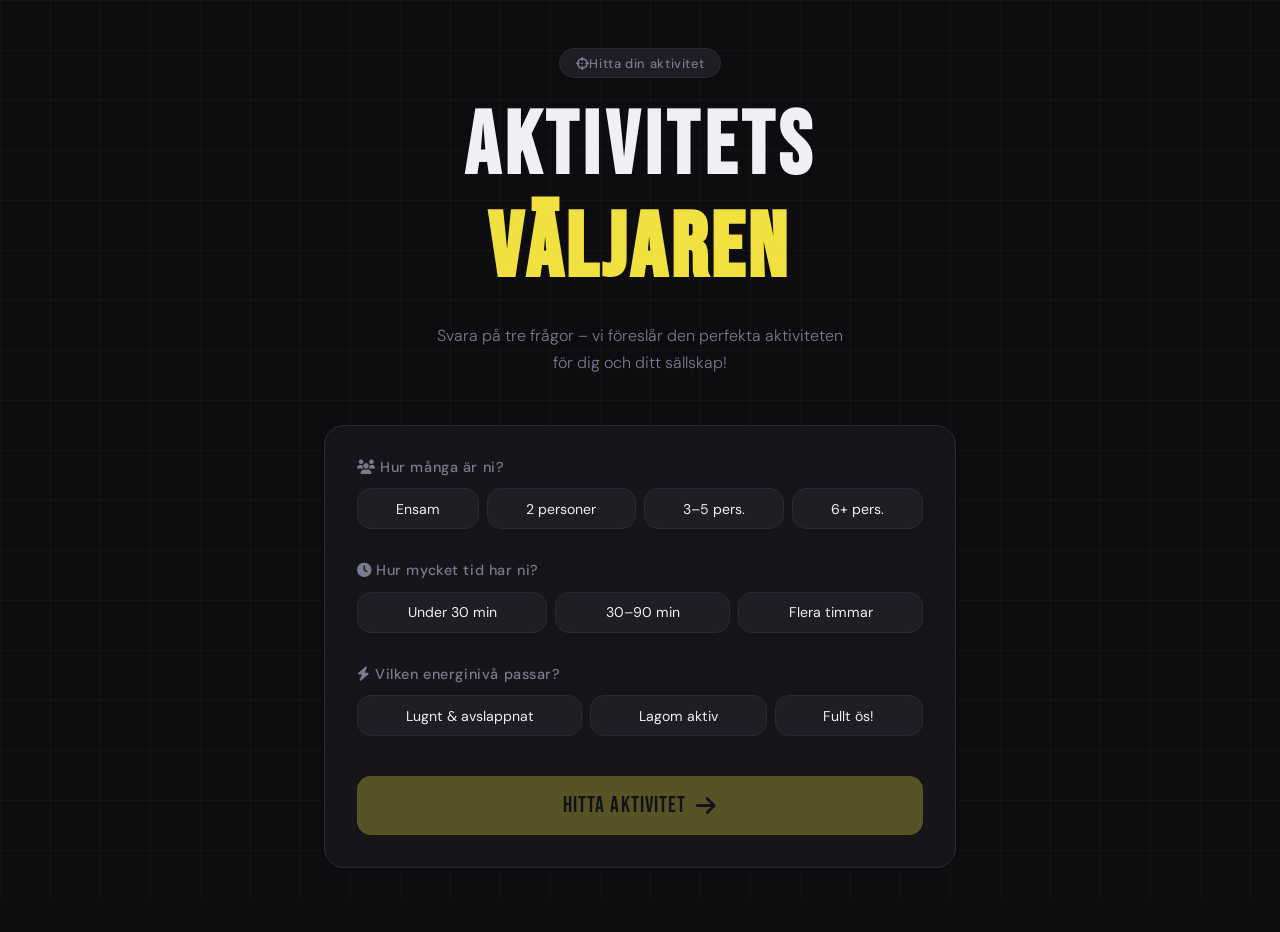
<file: index.html>
<!DOCTYPE html>
<html lang="sv">
<head>
  <meta charset="UTF-8" />
  <meta name="viewport" content="width=device-width, initial-scale=1.0" />
  <title>Aktivitetsväljaren</title>
  <link rel="stylesheet" href="style.css" />
  <link href="https://fonts.googleapis.com/css2?family=Bebas+Neue&family=DM+Sans:wght@300;400;500&display=swap" rel="stylesheet" />
  <link rel="stylesheet" href="https://cdnjs.cloudflare.com/ajax/libs/font-awesome/6.5.1/css/all.min.css" />
</head>
<body>

  <div class="bg-grid"></div>

  <main class="container">
    <header>
      <div class="badge"><i class="fa-solid fa-crosshairs"></i>Hitta din aktivitet</div>
      <h1>AKTIVITETS<br><span class="accent">VÄLJAREN</span></h1>
      <p class="intro">Svara på tre frågor – vi föreslår den perfekta aktiviteten för dig och ditt sällskap!</p>
    </header>

    <section class="form-section">

      <!-- Val 1: Antal personer -->
      <div class="form-group" id="group-persons">
        <label><i class="fa-solid fa-users"></i> Hur många är ni?</label>
        <div class="options-row">
          <button class="opt-btn" data-group="persons" data-value="solo">Ensam</button>
          <button class="opt-btn" data-group="persons" data-value="duo">2 personer</button>
          <button class="opt-btn" data-group="persons" data-value="small">3–5 pers.</button>
          <button class="opt-btn" data-group="persons" data-value="big">6+ pers.</button>
        </div>
      </div>

      <!-- Val 2: Tillgänglig tid -->
      <div class="form-group" id="group-time">
        <label><i class="fa-solid fa-clock"></i> Hur mycket tid har ni?</label>
        <div class="options-row">
          <button class="opt-btn" data-group="time" data-value="quick">Under 30 min</button>
          <button class="opt-btn" data-group="time" data-value="medium">30–90 min</button>
          <button class="opt-btn" data-group="time" data-value="long">Flera timmar</button>
        </div>
      </div>

      <!-- Val 3: Energinivå -->
      <div class="form-group" id="group-energy">
        <label><i class="fa-solid fa-bolt"></i> Vilken energinivå passar?</label>
        <div class="options-row">
          <button class="opt-btn" data-group="energy" data-value="low">Lugnt &amp; avslappnat</button>
          <button class="opt-btn" data-group="energy" data-value="medium">Lagom aktiv</button>
          <button class="opt-btn" data-group="energy" data-value="high">Fullt ös!</button>
        </div>
      </div>

      <button class="cta-btn" id="findBtn" disabled>
        <span>Hitta aktivitet</span>
        <i class="fa-solid fa-arrow-right"></i>
      </button>

    </section>

    <!-- Resultatfält -->
    <section class="result-section" id="resultSection" aria-live="polite">
      <div class="result-card" id="resultCard">
        <div class="result-icon" id="resultIcon"></div>
        <h2 id="resultTitle"></h2>
        <p id="resultDesc"></p>
        <button class="reset-btn" id="resetBtn">
          <i class="fa-solid fa-rotate-left"></i> Försök igen
        </button>
      </div>
    </section>
  </main>

  <script src="script.js"></script>
</body>
</html>
</file>
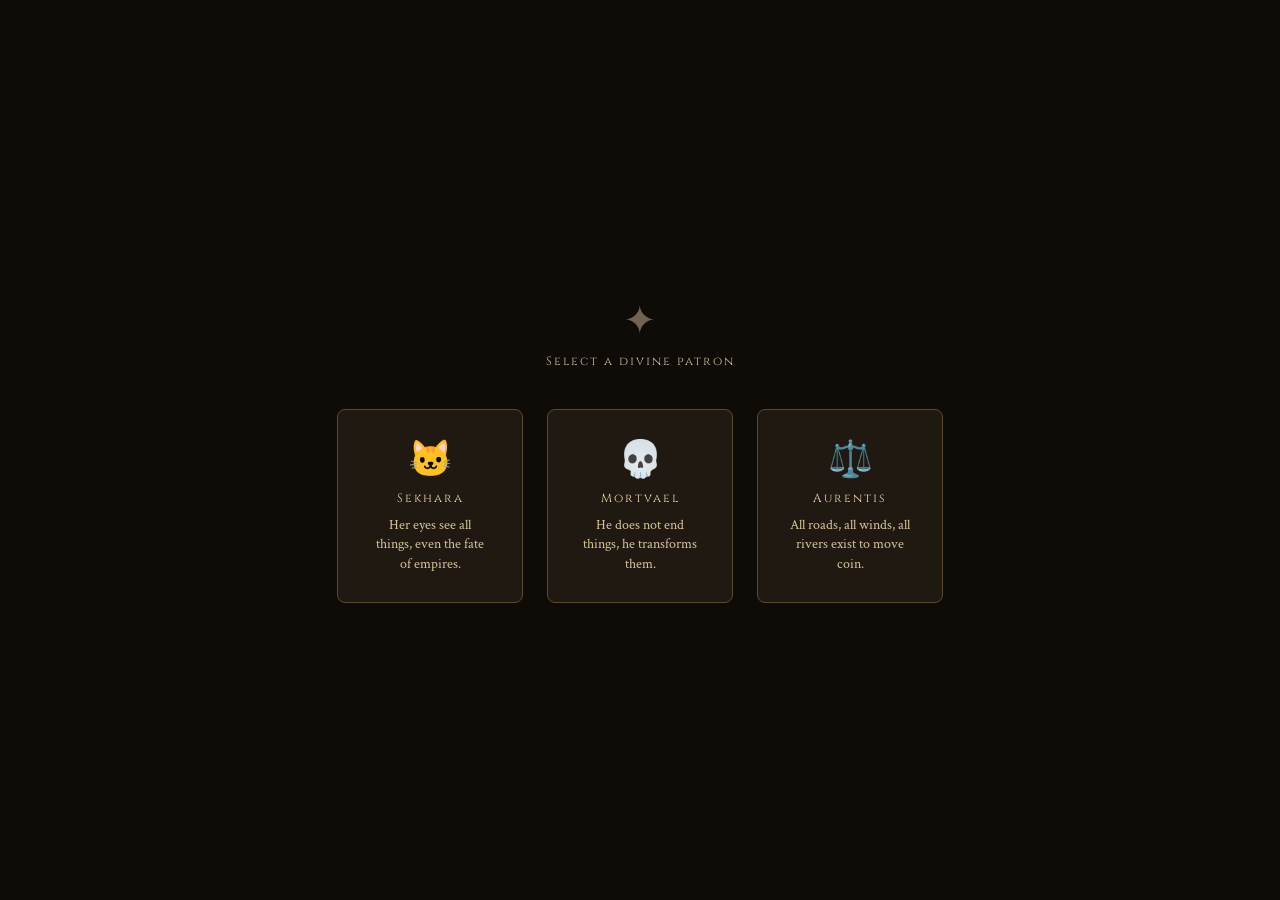
<file: indx.html>
<!DOCTYPE html>
<html lang="en">
<head>
  <meta charset="UTF-8">
  <title>Ascendancy Skill Tree</title>
  <link rel="stylesheet" href="styles.css">
</head>
<body>

<div id="app">

  <!-- Selection screen -->
  <div id="select-screen">
    <div class="select-prompt">
      <div class="pi">✦</div>
      <p>Select a divine patron</p>
    </div>
    <div class="god-cards">
      <div class="god-card gc-cat" onclick="switchGod('cat')">
        <span class="gc-icon">🐱</span>
        <span class="gc-name">Sekhara</span>
        <span class="gc-flavor">Her eyes see all things, even the fate of empires.</span>
      </div>
      <div class="god-card gc-death" onclick="switchGod('death')">
        <span class="gc-icon">💀</span>
        <span class="gc-name">Mortvael</span>
        <span class="gc-flavor">He does not end things, he transforms them.</span>
      </div>
      <div class="god-card gc-trade" onclick="switchGod('trade')">
        <span class="gc-icon">⚖️</span>
        <span class="gc-name">Aurentis</span>
        <span class="gc-flavor">All roads, all winds, all rivers exist to move coin.</span>
      </div>
    </div>
  </div>

  <!-- Tree screen -->
  <div id="tree-screen">
    <div class="tree-header">
      <button class="back-btn" onclick="goBack()">← Back</button>
      <span class="th-name" id="ib-name">—</span>
      <span class="th-flavor" id="ib-desc"></span>
      <span class="th-pts" id="ib-pts">0 / 30</span>
      <button class="reset-btn" onclick="resetTree()">Reset</button>
    </div>

    <div id="tree-area">
      <canvas id="c"></canvas>

      <div class="tt" id="tt">
        <div class="tt-inner">
          <div class="tt-title" id="tt-t"></div>
          <div class="tt-type" id="tt-ty"></div>
          <div class="tt-desc" id="tt-d"></div>
          <div class="tt-val" id="tt-v"></div>
        </div>
      </div>

      <div class="zoom-controls">
        <button class="zoom-btn" onclick="adjustZoom(0.15)">+</button>
        <button class="zoom-btn" onclick="adjustZoom(-0.15)">−</button>
        <button class="zoom-btn" onclick="resetView()">⌂</button>
      </div>
    </div>

    <div class="info-bar">
      <span id="node-hover-desc">Hover a node</span>
    </div>
  </div>

</div>

<script src="script.js"></script>
</body>
</html>
</file>
<file: style.css>
/* ===== CSS VARIABLER ===== */
:root {
  --bg: #0d0d0f;
  --surface: #16161a;
  --surface2: #1e1e24;
  --border: #2a2a35;
  --accent: #f0e040;
  --accent2: #ff6b35;
  --text: #f0eff5;
  --text-muted: #7a7a90;
  --radius: 14px;
  --font-display: 'Bebas Neue', sans-serif;
  --font-body: 'DM Sans', sans-serif;
  --transition: 0.2s ease;
}

/* ===== RESET & BASE ===== */
*, *::before, *::after {
  box-sizing: border-box;
  margin: 0;
  padding: 0;
}

body {
  background-color: var(--bg);
  color: var(--text);
  font-family: var(--font-body);
  font-weight: 300;
  min-height: 100vh;
  overflow-x: hidden;
}

/* ===== BAKGRUNDSGRID ===== */
.bg-grid {
  position: fixed;
  inset: 0;
  background-image:
    linear-gradient(rgba(240, 224, 64, 0.03) 1px, transparent 1px),
    linear-gradient(90deg, rgba(240, 224, 64, 0.03) 1px, transparent 1px);
  background-size: 50px 50px;
  pointer-events: none;
  z-index: 0;
}

/* ===== CONTAINER ===== */
.container {
  position: relative;
  z-index: 1;
  max-width: 680px;
  margin: 0 auto;
  padding: 3rem 1.5rem 4rem;
}

/* ===== HEADER ===== */
header {
  text-align: center;
  margin-bottom: 3rem;
}

.badge {
  display: inline-block;
  background: var(--surface2);
  border: 1px solid var(--border);
  border-radius: 999px;
  padding: 0.35rem 1rem;
  font-size: 0.8rem;
  font-weight: 500;
  color: var(--text-muted);
  letter-spacing: 0.05em;
  margin-bottom: 1.2rem;
}

h1 {
  font-family: var(--font-display);
  font-size: clamp(3rem, 10vw, 5.5rem);
  line-height: 1.15;
  letter-spacing: 0.06em;
  margin-bottom: 1.4rem;
}

h1 .accent {
  color: var(--accent);
  -webkit-text-stroke: 2px var(--accent);
}

.intro {
  color: var(--text-muted);
  font-size: 1rem;
  line-height: 1.7;
  max-width: 420px;
  margin: 0 auto;
}

/* ===== FORMULÄRSEKTION ===== */
.form-section {
  background: var(--surface);
  border: 1px solid var(--border);
  border-radius: 20px;
  padding: 2rem;
  display: flex;
  flex-direction: column;
  gap: 2rem;
}

.form-group label {
  display: block;
  font-size: 0.9rem;
  font-weight: 500;
  color: var(--text-muted);
  margin-bottom: 0.8rem;
  letter-spacing: 0.04em;
}

/* ===== ALTERNATIVKNAPPAR ===== */
.options-row {
  display: flex;
  flex-wrap: wrap;
  gap: 0.5rem;
}

.opt-btn {
  flex: 1 1 auto;
  min-width: 100px;
  padding: 0.65rem 1rem;
  background: var(--surface2);
  color: var(--text);
  border: 1px solid var(--border);
  border-radius: var(--radius);
  font-family: var(--font-body);
  font-size: 0.88rem;
  font-weight: 400;
  cursor: pointer;
  transition: background var(--transition), border-color var(--transition), color var(--transition), transform var(--transition);
  text-align: center;
}

/* Hover-effekt */
.opt-btn:hover {
  background: var(--surface2);
  border-color: var(--accent);
  color: var(--accent);
  transform: translateY(-2px);
}

/* Aktiv/vald */
.opt-btn.selected {
  background: var(--accent);
  border-color: var(--accent);
  color: #0d0d0f;
  font-weight: 500;
  transform: translateY(-2px);
}

/* ===== CTA-KNAPP ===== */
.cta-btn {
  display: flex;
  align-items: center;
  justify-content: center;
  gap: 0.6rem;
  width: 100%;
  padding: 1rem 1.5rem;
  background: var(--accent);
  color: #0d0d0f;
  border: none;
  border-radius: var(--radius);
  font-family: var(--font-display);
  font-size: 1.4rem;
  letter-spacing: 0.05em;
  cursor: pointer;
  transition: background var(--transition), transform var(--transition), opacity var(--transition);
  margin-top: 0.5rem;
}

.cta-btn:hover:not(:disabled) {
  background: #ffe814;
  transform: translateY(-3px);
  box-shadow: 0 8px 25px rgba(240, 224, 64, 0.3);
}

.cta-btn:active:not(:disabled) {
  transform: translateY(0);
}

.cta-btn:disabled {
  opacity: 0.3;
  cursor: not-allowed;
}

/* ===== RESULTATSEKTION ===== */
.result-section {
  margin-top: 2rem;
  display: none;
}

.result-section.visible {
  display: block;
  animation: fadeSlideUp 0.5s cubic-bezier(0.22, 1, 0.36, 1) both;
}

@keyframes fadeSlideUp {
  from {
    opacity: 0;
    transform: translateY(30px);
  }
  to {
    opacity: 1;
    transform: translateY(0);
  }
}

.result-card {
  background: var(--surface);
  border: 1px solid var(--border);
  border-radius: 20px;
  padding: 2.5rem 2rem;
  text-align: center;
}

/* Dynamisk kantfärg sätts via JS */
.result-card.energy-low  { border-color: #40d0c0; box-shadow: 0 0 40px rgba(64, 208, 192, 0.12); }
.result-card.energy-medium { border-color: #f0a040; box-shadow: 0 0 40px rgba(240, 160, 64, 0.12); }
.result-card.energy-high  { border-color: #ff6b35; box-shadow: 0 0 40px rgba(255, 107, 53, 0.12); }

.result-icon {
  font-size: 3.5rem;
  margin-bottom: 1rem;
  line-height: 1;
  color: var(--accent);
}

.result-icon i {
  display: inline-block;
}

.result-card h2 {
  font-family: var(--font-display);
  font-size: clamp(2rem, 6vw, 3rem);
  letter-spacing: 0.02em;
  color: var(--accent);
  margin-bottom: 1rem;
}

.result-card p {
  color: var(--text-muted);
  font-size: 0.95rem;
  line-height: 1.7;
  max-width: 420px;
  margin: 0 auto 2rem;
}

/* ===== RESET-KNAPP ===== */
.reset-btn {
  background: transparent;
  border: 1px solid var(--border);
  color: var(--text-muted);
  border-radius: var(--radius);
  padding: 0.65rem 1.4rem;
  font-family: var(--font-body);
  font-size: 0.85rem;
  cursor: pointer;
  transition: border-color var(--transition), color var(--transition);
}

.reset-btn:hover {
  border-color: var(--text-muted);
  color: var(--text);
}

/* ===== RESPONSIV ===== */
@media (max-width: 480px) {
  .container {
    padding: 2rem 1rem 3rem;
  }

  .form-section {
    padding: 1.5rem 1.2rem;
  }

  .opt-btn {
    min-width: 80px;
    font-size: 0.82rem;
    padding: 0.55rem 0.75rem;
  }

  .result-card {
    padding: 2rem 1.2rem;
  }
}
</file>
<file: styles.css>
@import url('https://fonts.googleapis.com/css2?family=Cinzel:wght@400;600;700&family=Crimson+Text:ital,wght@0,400;1,400&display=swap');
*{box-sizing:border-box;margin:0;padding:0}
html,body{
    height:100%;
    background:#0f0c08;
    font-family:'Cinzel',serif;
    color:#f2e6c9;
    overflow:hidden
}

#app{
    display:flex;
    flex-direction:column;
    height:100vh
}

/* ── Selection screen ── */
#select-screen{
    flex:1;
    display:flex;
    flex-direction:column;
    align-items:center;
    justify-content:center;
    gap:40px;
    padding:20px
}

.select-prompt{
    display:flex;
    flex-direction:column;
    align-items:center;
    gap:10px;
    color:#cdbb95
}

.select-prompt .pi{
    font-size:40px;
    opacity:.5;
    font-family:sans-serif
}

.select-prompt p{
    font-size:12px;
    letter-spacing:2px
}

.god-cards{
    display:flex;
    gap:24px;
    flex-wrap:wrap;
    justify-content:center
}

.god-card{
    display:flex;
    flex-direction:column;
    align-items:center;
    gap:10px;
    padding:28px 32px;
    background:#1f1912;
    border:1px solid #5a4a2f;
    border-radius:8px;
    cursor:pointer;
    transition:all .2s;min-width:140px
}

.god-card:hover{
    border-color:#3a3020;
    background:#2a2118;
    transform:translateY(-2px)
}

.god-card .gc-icon{
    font-size:36px;
    font-family:sans-serif
}

.god-card .gc-name{
    font-size:12px;
    letter-spacing:2px;
    color:#f0d9a5
}

.god-card .gc-flavor{
    font-size:14px;
    font-family:'Crimson Text',serif;
    color:#d8c59a;
    text-align:center;
    max-width:120px;
    line-height:1.4
}

.god-card.gc-cat{--gc:#d4a055}.god-card.gc-death{--gc:#8a4fd4}.god-card.gc-trade{--gc:#4aad7a}
.god-card:hover .gc-name{color:var(--gc)}
.god-card:hover{
    border-color:var(--gc);
    box-shadow:0 0 20px -8px var(--gc)
}

/* ── Tree screen ── */
#tree-screen{
    flex:1;
    display:none;
    flex-direction:column;
}

.tree-header{
    display:flex;
    align-items:center;
    gap:12px;
    padding:8px 14px;
    background:#18130e;
    border-bottom:1px solid #5a4a2f;
    flex-shrink:0
}

.back-btn{
    background:transparent;
    border:1px solid #2a2218;
    color:#816e54;
    font-family:'Cinzel',serif;font-size:10px;
    letter-spacing:1px;
    padding:5px 12px;
    cursor:pointer;
    border-radius:3px;
    transition:all .2s;
    white-space:nowrap
}

.back-btn:hover{
    border-color:#5a4e3a;
    color:#9a8a72
}

.th-name{font-size:12px;
    font-weight:700;
    letter-spacing:1px
}

.th-flavor{
    font-size:11px;
    color:#b7a786;
    font-family:'Crimson Text',serif;
    font-style:italic;
    flex:1
}

.th-pts{
    font-size:11px;
    letter-spacing:1px;
    white-space:nowrap
}

.reset-btn{
    background:transparent;
    border:1px solid #2a2218;
    color:#8b7558;
    font-family:'Cinzel',serif;
    font-size:10px;
    letter-spacing:1px;
    padding:4px 10px;
    cursor:pointer;
    border-radius:3px;
    transition:all .2s
}

.reset-btn:hover{
    border-color:#5a4e3a;
    color:#9a8a72
}

/* ── Canvas viewport ── */
#tree-area{
    flex:1;
    position:relative;
    overflow:hidden;
    cursor:grab
    backg
}

#tree-area.dragging{cursor:grabbing}
canvas{
    position:absolute;
    top:0;
    left:0;
    display:block
}

/* ── Zoom controls ── */
.zoom-controls{
    position:absolute;
    bottom:12px;
    right:12px;
    display:flex;
    flex-direction:column;
    gap:4px;
    z-index:20
}

.zoom-btn{
    width:28px;
    height:28px;
    background:#0c0a07;
    border:1px solid #2a2218;
    color:#927959;
    font-size:16px;
    line-height:1;
    cursor:pointer;
    border-radius:3px;
    transition:all .2s;
    display:flex;
    align-items:center;
    justify-content:center;
    font-family:sans-serif
}

.zoom-btn:hover{
    border-color:#5a4e3a;
    color:#9a8a72
}

/* ── Tooltip ── */
.tt{
    position:absolute;
    pointer-events:none;
    z-index:50;
    display:none;
    width:210px
}

.tt-inner{
    background:#0f0d09;
    border:1px solid #3a2e18;
    border-radius:6px;
    padding:11px
}

.tt-title{
    font-size:13px;
    font-weight:700;
    letter-spacing:.5px;
    margin-bottom:2px
}

.tt-type{
    font-size:9px;
    letter-spacing:2px;
    color:#b7a786;
    margin-bottom:7px;
    text-transform:uppercase
}

.tt-desc{
    font-size:12px;
    font-family:'Crimson Text',serif;
    line-height:1.5;
    color:#9a8a72
}

.tt-val{
    margin-top:6px;
    font-size:12px;
    font-weight:600;
    font-family:'Cinzel',serif
}

/* ── Info bar at bottom ── */
.info-bar{
    display:flex;
    align-items:center;
    gap:10px;padding:8px 14px;
    background:#18130e;
    border-top:1px solid #5a4a2f;
    min-height:40px;
    flex-shrink:0
}

.ib-name{
    font-size:12px;
    font-weight:700;
    letter-spacing:1px;
    white-space:nowrap
}

.ib-desc{
    font-size:11px;
    color:#b7a786;
    font-family:'Crimson Text',serif;
    font-style:italic;
    flex:1
}
</file>
